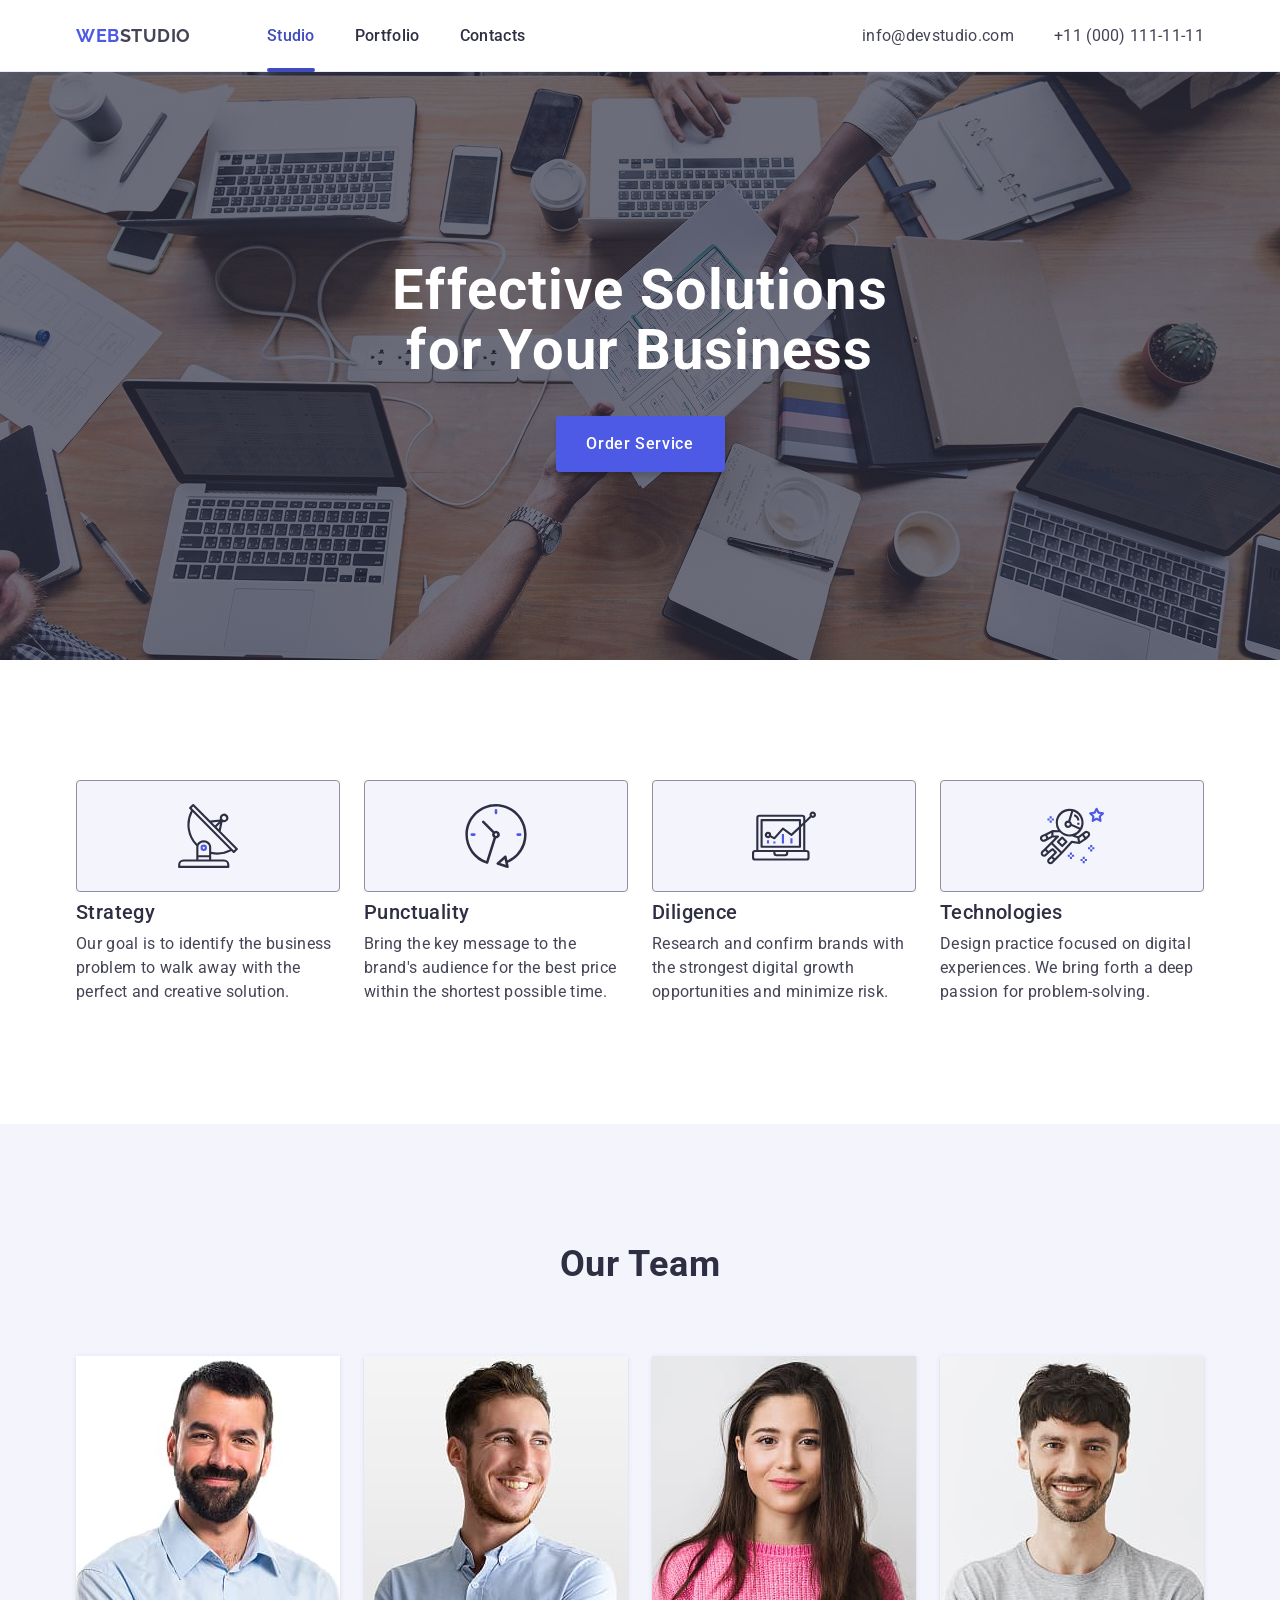
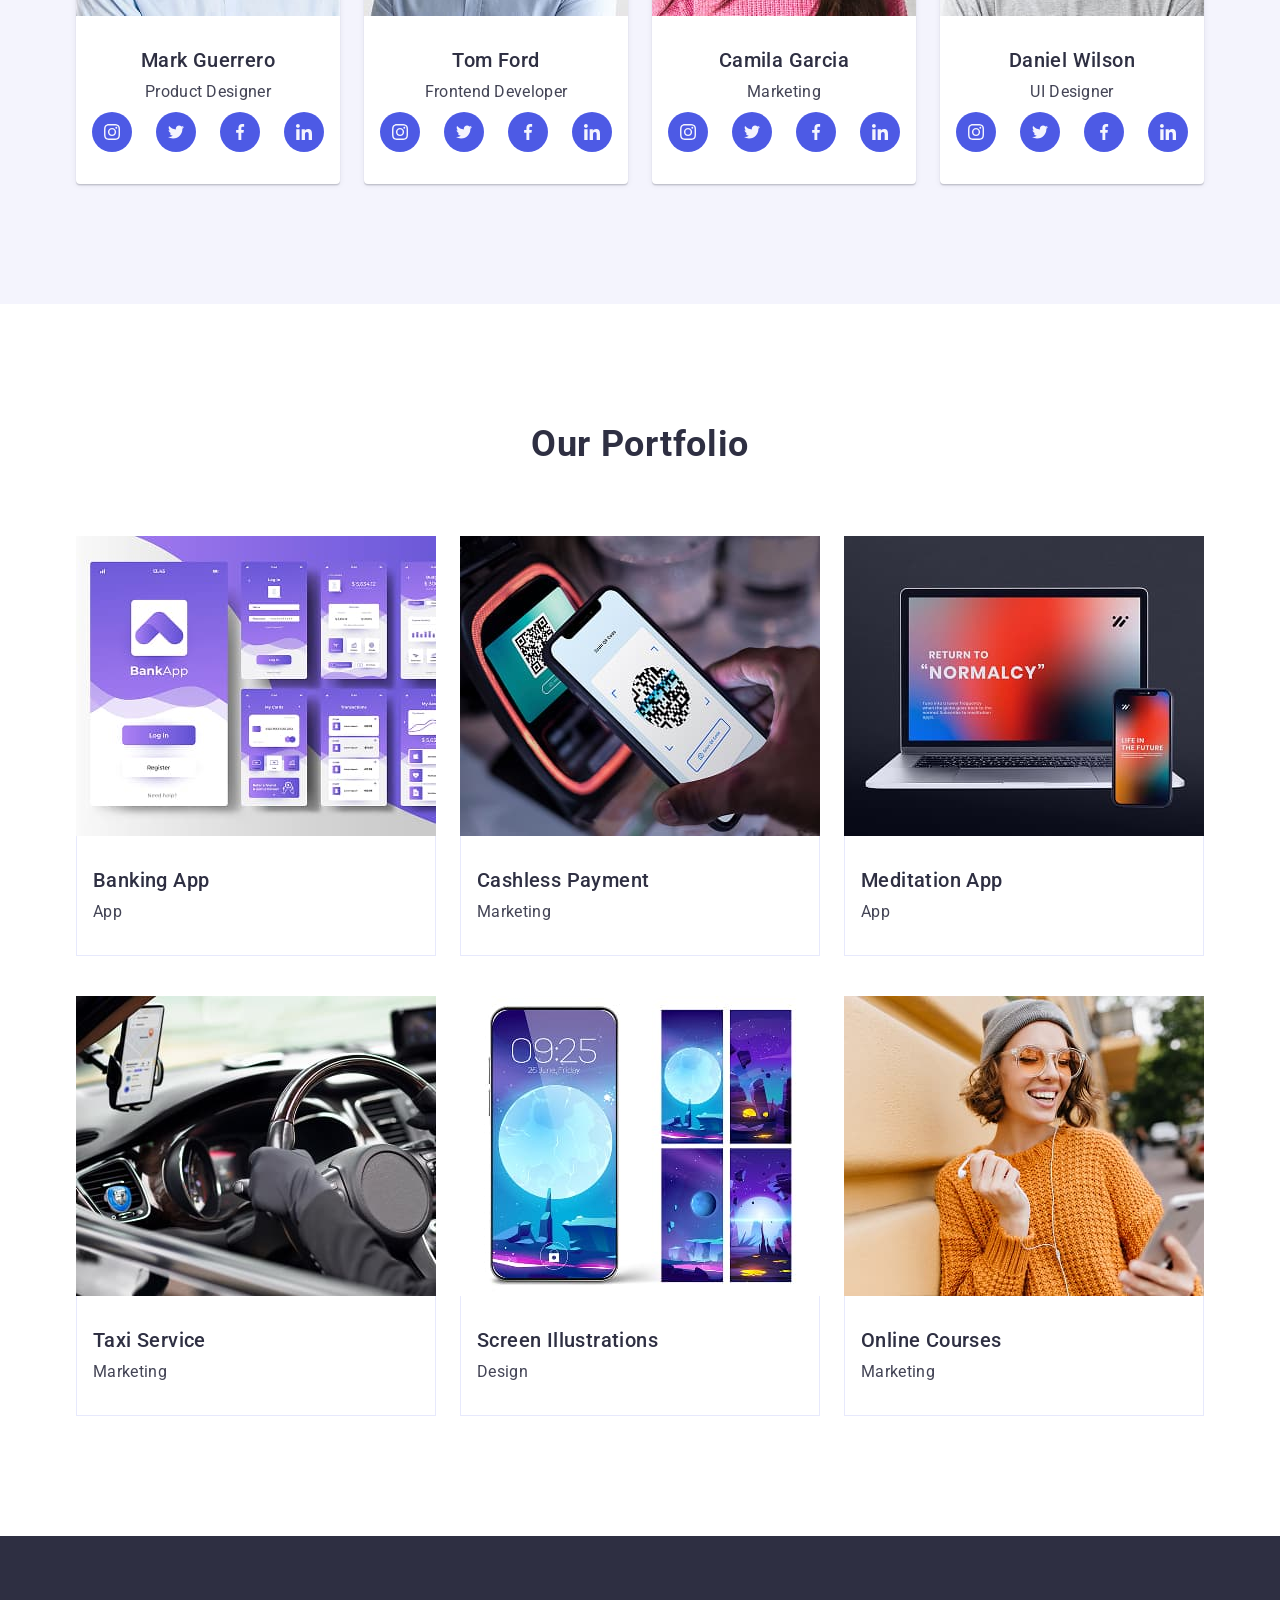
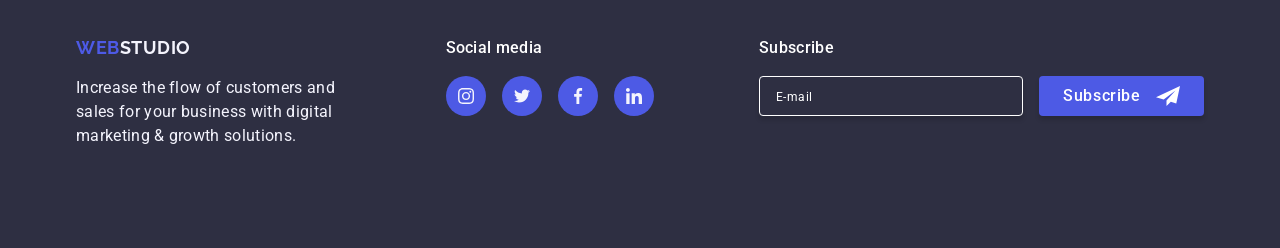
<file: index.html>
<!DOCTYPE html>
<html lang="en">
  <head>
    <meta charset="UTF-8" />
    <meta name="viewport" content="width=device-width, initial-scale=1.0" />
    <link
      rel="stylesheet"
      href="https://cdnjs.cloudflare.com/ajax/libs/modern-normalize/3.0.1/modern-normalize.min.css"
    />
    <link rel="preconnect" href="https://fonts.googleapis.com" />
    <link rel="preconnect" href="https://fonts.gstatic.com" crossorigin />
    <link
      href="https://fonts.googleapis.com/css2?family=Raleway:wght@700&family=Roboto:ital,wght@0,400;0,500;0,700;0,900;1,100&display=swap"
      rel="stylesheet"
    />
    <link rel="stylesheet" href="./css/styles.css" />
    <title>WebStudio</title>
  </head>
  <body>
    <header>
      <div class="container header">
        <nav class="navigation">
          <a href="#" class="logo-link"
            >web<span class="logo-studio">studio</span></a
          >
          <ul class="navigation-list">
            <li class="navigation-item">
              <a href="#" class="navigation-link active">Studio</a>
            </li>
            <li class="navigation-item">
              <a href="#" class="navigation-link point">Portfolio</a>
            </li>
            <li class="navigation-item">
              <a href="test.html" class="navigation-link point">Contacts</a>
            </li>
          </ul>
          <svg class="burger" width="24px" height="24px">
            <use href="./svg/icons.svg#burger"></use>
          </svg>
        </nav>
        <address class="contacts">
          <ul class="contacts-list">
            <li class="contacts-item">
              <a href="mailto:info@devstudio.com" class="contacts-link"
                >info@devstudio.com</a
              >
            </li>
            <li class="contacts-item">
              <a href="tel:+11 (000) 111-11-11" class="contacts-link"
                >+11 (000) 111-11-11</a
              >
            </li>
          </ul>
        </address>
      </div>
    </header>
    <main>
      <section class="section section-hero">
        <div class="container container-hero">
          <h1 class="hero-title">Effective Solutions for Your Business</h1>
          <button type="submit" class="main-button">Order Service</button>
        </div>
      </section>
      <section class="section">
        <div class="container">
          <h2 class="features-title">Our features</h2>
          <ul class="features-list">
            <li class="features-item">
              <div class="features-icon-wrapper">
                <svg class="features-icon" width="64" height="64">
                  <use href="./svg/icons.svg#antenna"></use>
                </svg>
              </div>
              <h3 class="feature-subtitle">Strategy</h3>
              <p class="feature-description">
                Our goal is to identify the business problem to walk away with
                the perfect and creative solution.
              </p>
            </li>
            <li class="features-item">
              <div class="features-icon-wrapper">
                <svg class="features-icon" width="64" height="64">
                  <use href="./svg/icons.svg#clock"></use>
                </svg>
              </div>
              <h3 class="feature-subtitle">Punctuality</h3>
              <p class="feature-description">
                Bring the key message to the brand's audience for the best price
                within the shortest possible time.
              </p>
            </li>
            <li class="features-item">
              <div class="features-icon-wrapper">
                <svg class="features-icon" width="64" height="64">
                  <use href="./svg/icons.svg#diagram"></use>
                </svg>
              </div>
              <h3 class="feature-subtitle">Diligence</h3>
              <p class="feature-description">
                Research and confirm brands with the strongest digital growth
                opportunities and minimize risk.
              </p>
            </li>
            <li class="features-item">
              <div class="features-icon-wrapper">
                <svg class="features-icon" width="64" height="64">
                  <use href="./svg/icons.svg#astronaut"></use>
                </svg>
              </div>
              <h3 class="feature-subtitle">Technologies</h3>
              <p class="feature-description">
                Design practice focused on digital experiences. We bring forth a
                deep passion for problem-solving.
              </p>
            </li>
          </ul>
        </div>
      </section>
      <section class="section employee">
        <div class="container container-employee">
          <h2 class="employee-title">Our Team</h2>
          <ul class="employee-list">
            <li class="employee-item">
              <img
                srcset="
                  ./images/employees/employee-1.jpg    1x,
                  ./images/employees/employee-1@2x.jpg 2x
                "
                src="./images/employees/employee-1.jpg"
                alt="A man with a beard, wearing a light blue shirt, smiling at the camera."
                width="264px"
              />
              <div class="employee-wrapper">
                <h3 class="employee-full-name">Mark Guerrero</h3>
                <p class="employee-position">Product Designer</p>
                <ul class="social-media-list">
                  <li class="social-media-item">
                    <a href="" class="social-media-link">
                      <svg class="social-media-icon" width="16px" height="16px">
                        <use href="./svg/icons.svg#instagram"></use>
                      </svg>
                    </a>
                  </li>
                  <li class="social-media-item">
                    <a href="" class="social-media-link">
                      <svg class="social-media-icon" width="16px" height="16px">
                        <use href="./svg/icons.svg#twitter"></use>
                      </svg>
                    </a>
                  </li>
                  <li class="social-media-item">
                    <a href="" class="social-media-link">
                      <svg class="social-media-icon" width="16px" height="16px">
                        <use href="./svg/icons.svg#facebook"></use>
                      </svg>
                    </a>
                  </li>
                  <li class="social-media-item">
                    <a href="" class="social-media-link">
                      <svg class="social-media-icon" width="16px" height="16px">
                        <use href="./svg/icons.svg#linkedin"></use>
                      </svg>
                    </a>
                  </li>
                </ul>
              </div>
            </li>
            <li class="employee-item">
              <img
                srcset="
                  ./images/employees/employee-2.jpg    1x,
                  ./images/employees/employee-2@2x.jpg 2x
                "
                src="./images/employees/employee-2.jpg"
                alt="Another man with short hair, also in a light blue shirt, looking to his left with a cheerful smile."
                width="264px"
              />
              <div class="employee-wrapper">
                <h3 class="employee-full-name">Tom Ford</h3>
                <p class="employee-position">Frontend Developer</p>
                <ul class="social-media-list">
                  <li class="social-media-item">
                    <a href="" class="social-media-link">
                      <svg class="social-media-icon" width="16px" height="16px">
                        <use href="./svg/icons.svg#instagram"></use>
                      </svg>
                    </a>
                  </li>
                  <li class="social-media-item">
                    <a href="" class="social-media-link">
                      <svg class="social-media-icon" width="16px" height="16px">
                        <use href="./svg/icons.svg#twitter"></use>
                      </svg>
                    </a>
                  </li>
                  <li class="social-media-item">
                    <a href="" class="social-media-link">
                      <svg class="social-media-icon" width="16px" height="16px">
                        <use href="./svg/icons.svg#facebook"></use>
                      </svg>
                    </a>
                  </li>
                  <li class="social-media-item">
                    <a href="" class="social-media-link">
                      <svg class="social-media-icon" width="16px" height="16px">
                        <use href="./svg/icons.svg#linkedin"></use>
                      </svg>
                    </a>
                  </li>
                </ul>
              </div>
            </li>
            <li class="employee-item">
              <img
                srcset="
                  ./images/employees/employee-3.jpg    1x,
                  ./images/employees/employee-3@2x.jpg 2x
                "
                src="./images/employees/employee-3.jpg"
                alt="A woman with long dark hair, wearing a pink sweater, facing the camera with a gentle smile."
                width="264px"
              />
              <div class="employee-wrapper">
                <h3 class="employee-full-name">Camila Garcia</h3>
                <p class="employee-position">Marketing</p>
                <ul class="social-media-list">
                  <li class="social-media-item">
                    <a href="" class="social-media-link">
                      <svg class="social-media-icon" width="16px" height="16px">
                        <use href="./svg/icons.svg#instagram"></use>
                      </svg>
                    </a>
                  </li>
                  <li class="social-media-item">
                    <a href="" class="social-media-link">
                      <svg class="social-media-icon" width="16px" height="16px">
                        <use href="./svg/icons.svg#twitter"></use>
                      </svg>
                    </a>
                  </li>
                  <li class="social-media-item">
                    <a href="" class="social-media-link">
                      <svg class="social-media-icon" width="16px" height="16px">
                        <use href="./svg/icons.svg#facebook"></use>
                      </svg>
                    </a>
                  </li>
                  <li class="social-media-item">
                    <a href="" class="social-media-link">
                      <svg class="social-media-icon" width="16px" height="16px">
                        <use href="./svg/icons.svg#linkedin"></use>
                      </svg>
                    </a>
                  </li>
                </ul>
              </div>
            </li>
            <li class="employee-item">
              <img
                srcset="
                  ./images/employees/employee-4.jpg    1x,
                  ./images/employees/employee-4@2x.jpg 2x
                "
                src="./images/employees/employee-4.jpg"
                alt="A smiling man with short, dark hair and a beard, wearing a gray t-shirt."
                width="264px"
              />
              <div class="employee-wrapper">
                <h3 class="employee-full-name">Daniel Wilson</h3>
                <p class="employee-position">UI Designer</p>
                <ul class="social-media-list">
                  <li class="social-media-item">
                    <a href="" class="social-media-link">
                      <svg class="social-media-icon" width="16px" height="16px">
                        <use href="./svg/icons.svg#instagram"></use>
                      </svg>
                    </a>
                  </li>
                  <li class="social-media-item">
                    <a href="" class="social-media-link">
                      <svg class="social-media-icon" width="16px" height="16px">
                        <use href="./svg/icons.svg#twitter"></use>
                      </svg>
                    </a>
                  </li>
                  <li class="social-media-item">
                    <a href="" class="social-media-link">
                      <svg class="social-media-icon" width="16px" height="16px">
                        <use href="./svg/icons.svg#facebook"></use>
                      </svg>
                    </a>
                  </li>
                  <li class="social-media-item">
                    <a href="" class="social-media-link">
                      <svg class="social-media-icon" width="16px" height="16px">
                        <use href="./svg/icons.svg#linkedin"></use>
                      </svg>
                    </a>
                  </li>
                </ul>
              </div>
            </li>
          </ul>
        </div>
      </section>
      <section class="section">
        <div class="container portfolio">
          <h2 class="portfolio-title">Our Portfolio</h2>
          <ul class="portfolio-list">
            <li class="portfolio-item">
              <div class="portfolio-wrapper">
                <picture>
                  <source
                    srcset="
                      ./images/portfolio/banking-app-288.jpg    1x,
                      ./images/portfolio/banking-app-288@2x.jpg 2x
                    "
                    width="288"
                    media="(min-width: 320px) and (max-width: 767px)"
                  />
                  <source
                    srcset="
                      ./images/portfolio/banking-app-356.jpg    1x,
                      ./images/portfolio/banking-app-356@2x.jpg 2x
                    "
                    width="356"
                    media="(min-width: 768px) and (max-width: 1158px)"
                  />
                  <source
                    srcset="
                      ./images/portfolio/banking-app-360.jpg    1x,
                      ./images/portfolio/banking-app-360@2x.jpg 2x
                    "
                    width="360"
                    media="(min-width: 1158px)"
                  />
                  <img
                    src="./images/portfolio/banking-app-288.jpg"
                    alt="A mobile banking app interface with a purple and white color scheme, featuring login and registration screens as well as various financial management features."
                  />
                </picture>
                <p class="portfolio-slide"></p>
              </div>
              <div class="portfolio-info">
                <h3 class="portfolio-subtitle">Banking App</h3>
                <p class="portfolio-description">App</p>
              </div>
            </li>
            <li class="portfolio-item">
              <div class="portfolio-wrapper">
                <picture>
                  <source
                    srcset="
                      ./images/portfolio/cashless-payment-288.jpg    1x,
                      ./images/portfolio/cashless-payment-288@2x.jpg 2x
                    "
                    width="288px"
                    media="(min-width: 320px) and (max-width: 767px)"
                  />
                  <source
                    srcset="
                      ./images/portfolio/cashless-payment-356.jpg    1x,
                      ./images/portfolio/cashless-payment-356@2x.jpg 2x
                    "
                    width="356px"
                    media="(min-width: 768px) and (max-width: 1158px)"
                  />
                  <source
                    srcset="
                      ./images/portfolio/cashless-payment-360.jpg    1x,
                      ./images/portfolio/cashless-payment-360@2x.jpg 2x
                    "
                    width="360px"
                    media="(min-width: 1158px)"
                  />
                  <img
                    src="./images/portfolio/cashless-payment-288.jpg"
                    alt="A person making a cashless payment using a smartphone to scan a QR code on a payment terminal."
                  />
                </picture>
                <p class="portfolio-slide">
                  14 Stylish and User-Friendly App Design Concepts · Task
                  Manager App · Calorie Tracker App · Exotic Fruit Ecommerce App
                  · Cloud Storage App
                </p>
              </div>
              <div class="portfolio-info">
                <h3 class="portfolio-subtitle">Cashless Payment</h3>
                <p class="portfolio-description">Marketing</p>
              </div>
            </li>
            <li class="portfolio-item">
              <div class="portfolio-wrapper">
                <picture>
                  <source
                    srcset="
                      ./images/portfolio/meditation-app-288.jpg    1x,
                      ./images/portfolio/meditation-app-288@2x.jpg 2x
                    "
                    width="288"
                    media="(min-width: 320px) and (max-width: 767px)"
                  />
                  <source
                    srcset="
                      ./images/portfolio/meditation-app-356.jpg    1x,
                      ./images/portfolio/meditation-app-356@2x.jpg 2x
                    "
                    width="356px"
                    media="(min-width: 768px) and (max-width: 1158px)"
                  />
                  <source
                    srcset="
                      ./images/portfolio/meditation-app-360.jpg    1x,
                      ./images/portfolio/meditation-app-360@2x.jpg 2x
                    "
                    width="360px"
                    media="(min-width: 1158px)"
                  />
                  <img
                    src="./images/portfolio/meditation-app-288.jpg"
                    alt="A laptop screen displaying text that reads 'RETURN TO 'NORMALCY'' with a blurred gradient background."
                  />
                </picture>
                <p class="portfolio-slide"></p>
              </div>
              <div class="portfolio-info">
                <h3 class="portfolio-subtitle">Meditation App</h3>
                <p class="portfolio-description">App</p>
              </div>
            </li>
            <li class="portfolio-item">
              <div class="portfolio-wrapper">
                <picture>
                  <source
                    srcset="
                      ./images/portfolio/taxi-service-288.jpg    1x,
                      ./images/portfolio/taxi-service-288@2x.jpg 2x
                    "
                    width="288px"
                    media="(min-width: 320px) and (max-width: 767px)"
                  />
                  <source
                    srcset="
                      ./images/portfolio/taxi-service-356.jpg    1x,
                      ./images/portfolio/taxi-service-356@2x.jpg 2x
                    "
                    width="356px"
                    media="(min-width: 768px) and (max-width: 1158px)"
                  />
                  <source
                    srcset="
                      ./images/portfolio/taxi-service-360.jpg    1x,
                      ./images/portfolio/taxi-service-360@2x.jpg 2x
                    "
                    width="360px"
                    media="(min-width: 1158px)"
                  />
                  <img
                    src="./images/portfolio/taxi-service-288.jpg"
                    alt="A person is driving a car while wearing gloves. A smartphone is mounted on the dashboard, possibly displaying navigation or a ride-sharing app."
                  />
                </picture>
                <p class="portfolio-slide"></p>
              </div>
              <div class="portfolio-info">
                <h3 class="portfolio-subtitle">Taxi Service</h3>
                <p class="portfolio-description">Marketing</p>
              </div>
            </li>
            <li class="portfolio-item">
              <div class="portfolio-wrapper">
                <picture>
                  <source
                    srcset="
                      ./images/portfolio/screen-illustrations-288.jpg    1x,
                      ./images/portfolio/screen-illustrations-288@2x.jpg 2x
                    "
                    width="288px"
                    media="(min-width: 320px) and (max-width: 767px)"
                  />
                  <source
                    srcset="
                      ./images/portfolio/screen-illustrations-356.jpg    1x,
                      ./images/portfolio/screen-illustrations-356@2x.jpg 2x
                    "
                    width="356px"
                    media="(min-width: 768px) and (max-width: 1158px)"
                  />
                  <source
                    srcset="
                      ./images/portfolio/screen-illustrations-360.jpg    1x,
                      ./images/portfolio/screen-illustrations-360@2x.jpg 2x
                    "
                    width="360px"
                    media="(min-width: 1158px)"
                  />
                  <img
                    src="./images/portfolio/screen-illustrations-288.jpg"
                    alt="A modern smartphone with a stylish, futuristic wallpaper featuring a glowing moon and sci-fi landscape. Several alternate variations of the wallpaper are shown on the side."
                  />
                </picture>
                <p class="portfolio-slide"></p>
              </div>
              <div class="portfolio-info">
                <h3 class="portfolio-subtitle">Screen Illustrations</h3>
                <p class="portfolio-description">Design</p>
              </div>
            </li>
            <li class="portfolio-item">
              <div class="portfolio-wrapper">
                <picture>
                  <source
                    srcset="
                      ./images/portfolio/online-courses-288.jpg    1x,
                      ./images/portfolio/online-courses-288@2x.jpg 2x
                    "
                    width="288px"
                    media="(min-width: 320px) and (max-width: 767px)"
                  />
                  <source
                    srcset="
                      ./images/portfolio/online-courses-356.jpg    1x,
                      ./images/portfolio/online-courses-356@2x.jpg 2x
                    "
                    width="356px"
                    media="(min-width: 768px) and (max-width: 1158px)"
                  />
                  <source
                    srcset="
                      ./images/portfolio/online-courses-360.jpg    1x,
                      ./images/portfolio/online-courses-360@2x.jpg 2x
                    "
                    width="360px"
                    media="(min-width: 1158px)"
                  />
                  <img
                    src="./images/portfolio/online-courses-288.jpg"
                    alt="A young woman wearing a beanie and round glasses is smiling while listening to music or a podcast using wired earphones. She is dressed in a cozy sweater and appears to be outdoors in an urban setting."
                  />
                </picture>
                <p class="portfolio-slide"></p>
              </div>
              <div class="portfolio-info">
                <h3 class="portfolio-subtitle">Online Courses</h3>
                <p class="portfolio-description">Marketing</p>
              </div>
            </li>
          </ul>
        </div>
      </section>
    </main>
    <footer class="footer">
      <div class="container container-footer">
        <div class="logo-footer">
          <a href="#" class="logo-link logo-link-footer"
            >web<span class="logo-studio logo-studio-footer">studio</span></a
          >
          <p class="footer-description">
            Increase the flow of customers and sales for your business with
            digital marketing & growth solutions.
          </p>
        </div>
        <div class="social-media-footer">
          <h2 class="social-media-footer-title">Social media</h2>
          <ul class="social-media-list social-media-list-footer">
            <li class="social-media-item">
              <a href="" class="social-media-link">
                <svg class="social-media-icon" width="16px" height="16px">
                  <use href="./svg/icons.svg#instagram"></use>
                </svg>
              </a>
            </li>
            <li class="social-media-item">
              <a href="" class="social-media-link">
                <svg class="social-media-icon" width="16px" height="16px">
                  <use href="./svg/icons.svg#twitter"></use>
                </svg>
              </a>
            </li>
            <li class="social-media-item">
              <a href="" class="social-media-link">
                <svg class="social-media-icon" width="16px" height="16px">
                  <use href="./svg/icons.svg#facebook"></use>
                </svg>
              </a>
            </li>
            <li class="social-media-item">
              <a href="" class="social-media-link">
                <svg class="social-media-icon" width="16px" height="16px">
                  <use href="./svg/icons.svg#linkedin"></use>
                </svg>
              </a>
            </li>
          </ul>
        </div>
        <div class="subscribe">
          <form class="subscribe-form" action="">
            <label class="subscribe-label" for="subscribe">Subscribe</label>
            <div class="subscribe-wrapper">
              <input
                class="subscripe-input"
                type="email"
                id="subscribe"
                placeholder="E-mail"
              />
              <button
                type="submit"
                class="main-button main-button-subscription"
              >
                Subscribe
                <svg class="subscribe-icon" width="24px" height="24px">
                  <use href="./svg/icons.svg#telegram"></use>
                </svg>
              </button>
            </div>
          </form>
        </div>
      </div>
    </footer>
    <!-- put modal is-open in modal -->
    <div class="backdrop">
      <div class="modal">
        <button class="button-close" type="button">
          <svg class="icon-close" width="8px" height="8px">
            <use href="./svg/icons.svg#close"></use>
          </svg>
        </button>
        <h2 class="modal-title">
          Leave your contacts and we will call you back
        </h2>
        <form class="modal-form">
          <label class="modal-label"
            >Name
            <div class="modal-input-wrapper">
              <input
                class="modal-input"
                type="text"
                name="username"
                autofocus
              />
              <svg class="modal-icon" width="18px" height="24px">
                <use href="./svg/icons.svg#person"></use>
              </svg>
            </div>
          </label>
          <label class="modal-label"
            >Phone
            <div class="modal-input-wrapper">
              <input class="modal-input" type="tel" name="phone" />
              <svg class="modal-icon" width="18px" height="24px">
                <use href="./svg/icons.svg#phone"></use>
              </svg>
            </div>
          </label>
          <label class="modal-label"
            >Email
            <div class="modal-input-wrapper">
              <input class="modal-input" type="email" name="email" />
              <svg class="modal-icon" width="18px" height="24px">
                <use href="./svg/icons.svg#email"></use>
              </svg>
            </div>
          </label>
          <label class="modal-label"
            >Comment
            <textarea
              class="modal-comment"
              type="text"
              name="comment"
              placeholder="Text input"
            ></textarea>
          </label>
          <input type="checkbox" class="modal-checkbox" id="privacy-policy" />
          <label for="privacy-policy" class="modal-label-checkbox"
            >I accept the terms and conditions of the
            <a href="" class="privacy-policy">Privacy Policy</a>
          </label>
          <div class="modal-button">
            <button type="submit" class="main-button">Send</button>
          </div>
        </form>
      </div>
    </div>
    <div class="mobile-menu-backdrop">
      <div class="mobile-menu">
        <button class="button-close" type="button">
          <svg class="icon-close" width="8px" height="8px">
            <use href="./svg/icons.svg#close"></use>
          </svg>
        </button>
        <ul class="navigation-list-mobile">
          <li class="navigation-item-mobile">
            <div class="navigation-mobile-wrapper">
              <a href="#" class="navigation-link-mobile active point">Studio</a>
            </div>
          </li>
          <li class="navigation-item-mobile">
            <div class="navigation-mobile-wrapper">
              <a href="#" class="navigation-link-mobile point">Portfolio</a>
            </div>
          </li>
          <li class="navigation-item-mobile">
            <div class="navigation-mobile-wrapper">
              <a href="test.html" class="navigation-link-mobile point"
                >Contacts</a
              >
            </div>
          </li>
        </ul>
        <div class="mobile-menu-info-wrapper">
          <address class="contacts-mobile">
            <ul class="contacts-list-mobile">
              <li class="contacts-item-mobile">
                <a href="mailto:info@devstudio.com" class="contacts-link-mobile"
                  >info@devstudio.com</a
                >
              </li>
              <li class="contacts-item-mobile">
                <a href="tel:+11 (000) 111-11-11" class="contacts-link-mobile"
                  >+11 (000) 111-11-11</a
                >
              </li>
            </ul>
          </address>
          <ul class="social-media-list social-media-list-mobile">
            <li class="social-media-item">
              <a href="" class="social-media-link">
                <svg class="social-media-icon" width="16px" height="16px">
                  <use href="./svg/icons.svg#instagram"></use>
                </svg>
              </a>
            </li>
            <li class="social-media-item">
              <a href="" class="social-media-link">
                <svg class="social-media-icon" width="16px" height="16px">
                  <use href="./svg/icons.svg#twitter"></use>
                </svg>
              </a>
            </li>
            <li class="social-media-item">
              <a href="" class="social-media-link">
                <svg class="social-media-icon" width="16px" height="16px">
                  <use href="./svg/icons.svg#facebook"></use>
                </svg>
              </a>
            </li>
            <li class="social-media-item">
              <a href="" class="social-media-link">
                <svg class="social-media-icon" width="16px" height="16px">
                  <use href="./svg/icons.svg#linkedin"></use>
                </svg>
              </a>
            </li>
          </ul>
        </div>
      </div>
    </div>
  </body>
</html>
</file>
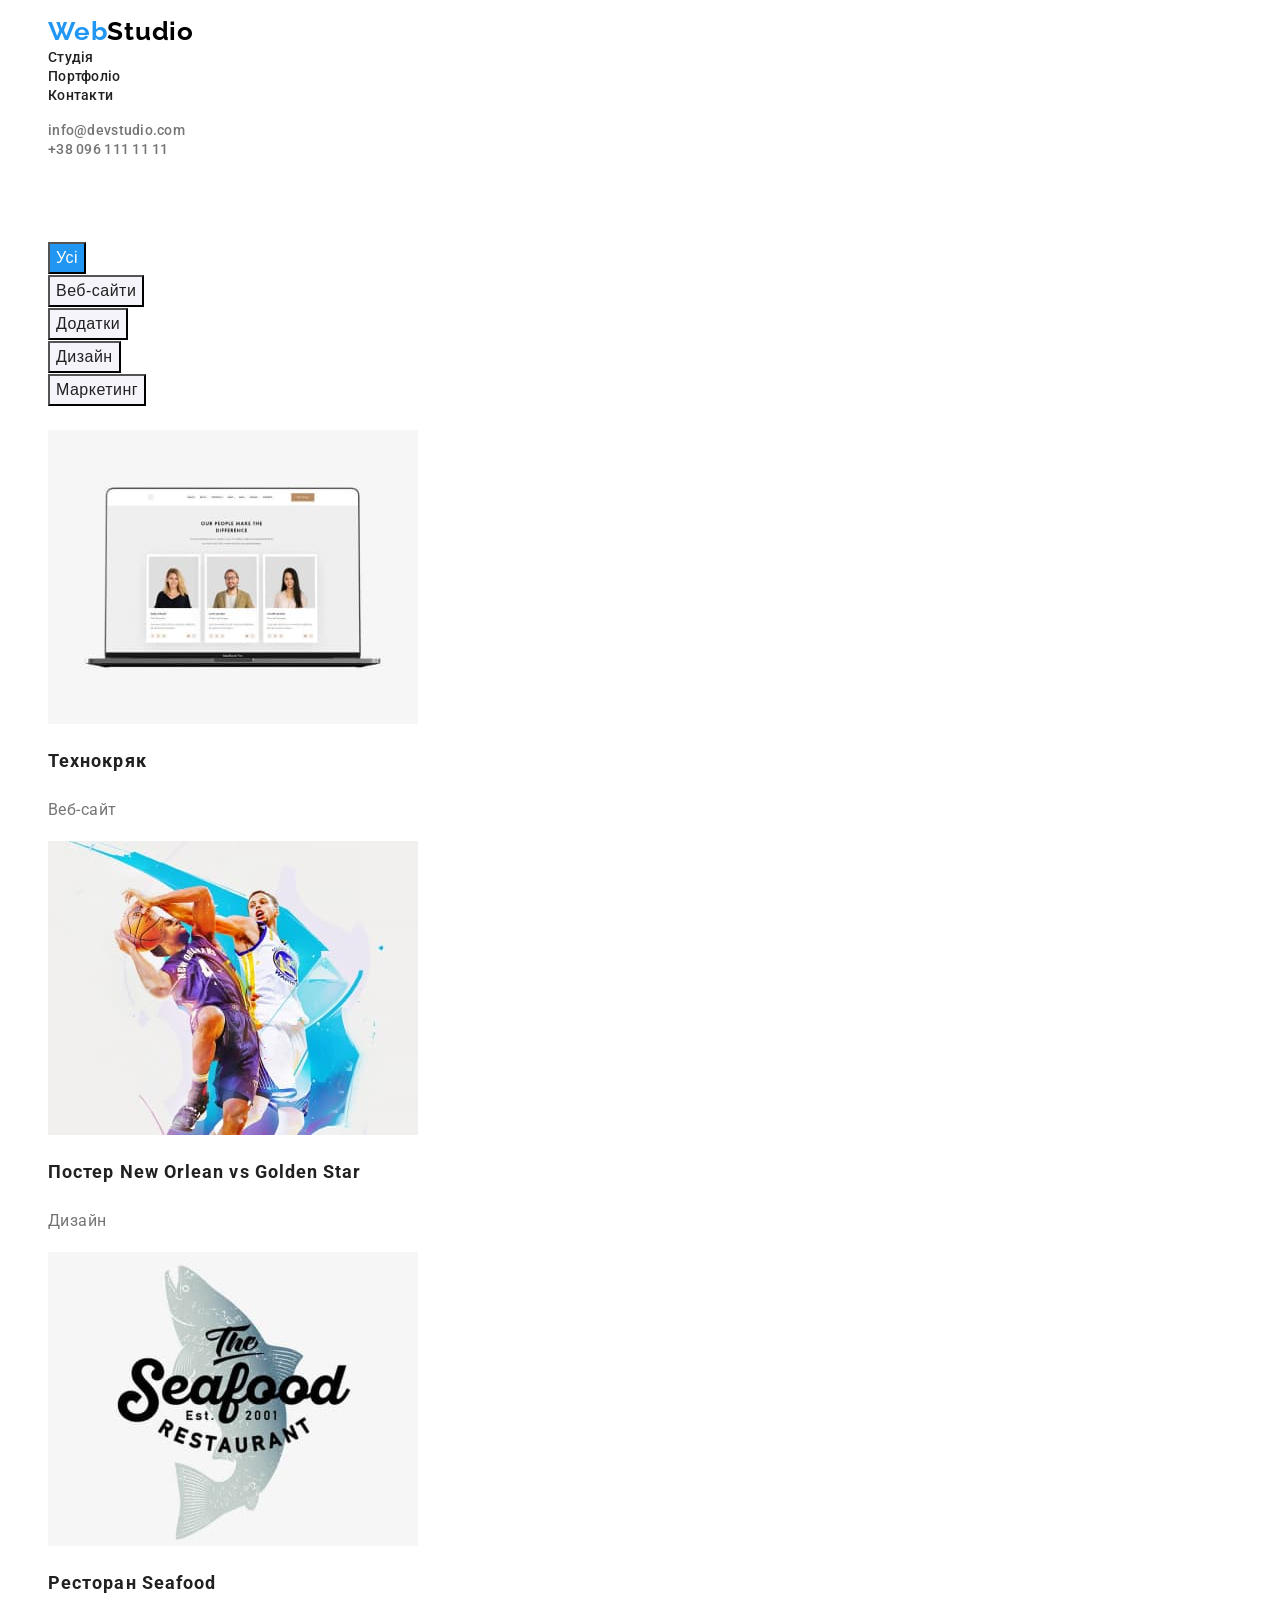
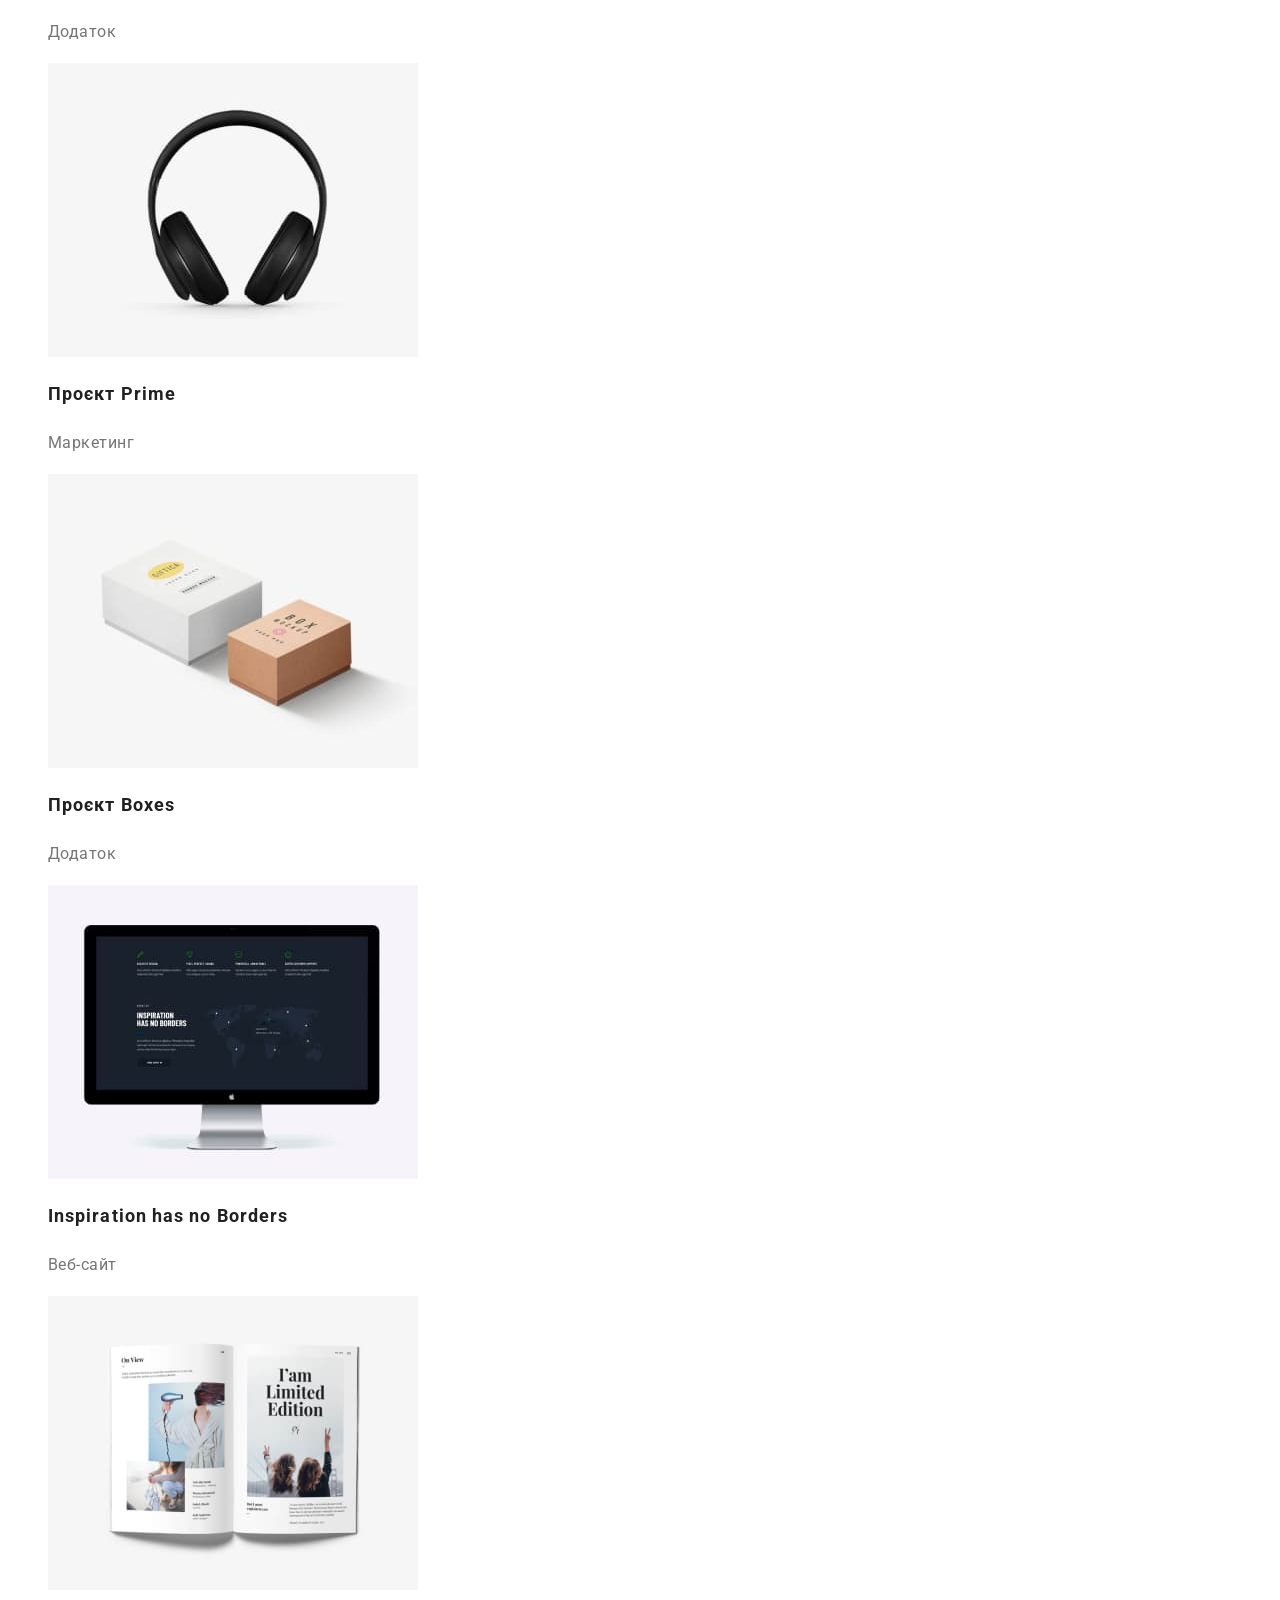
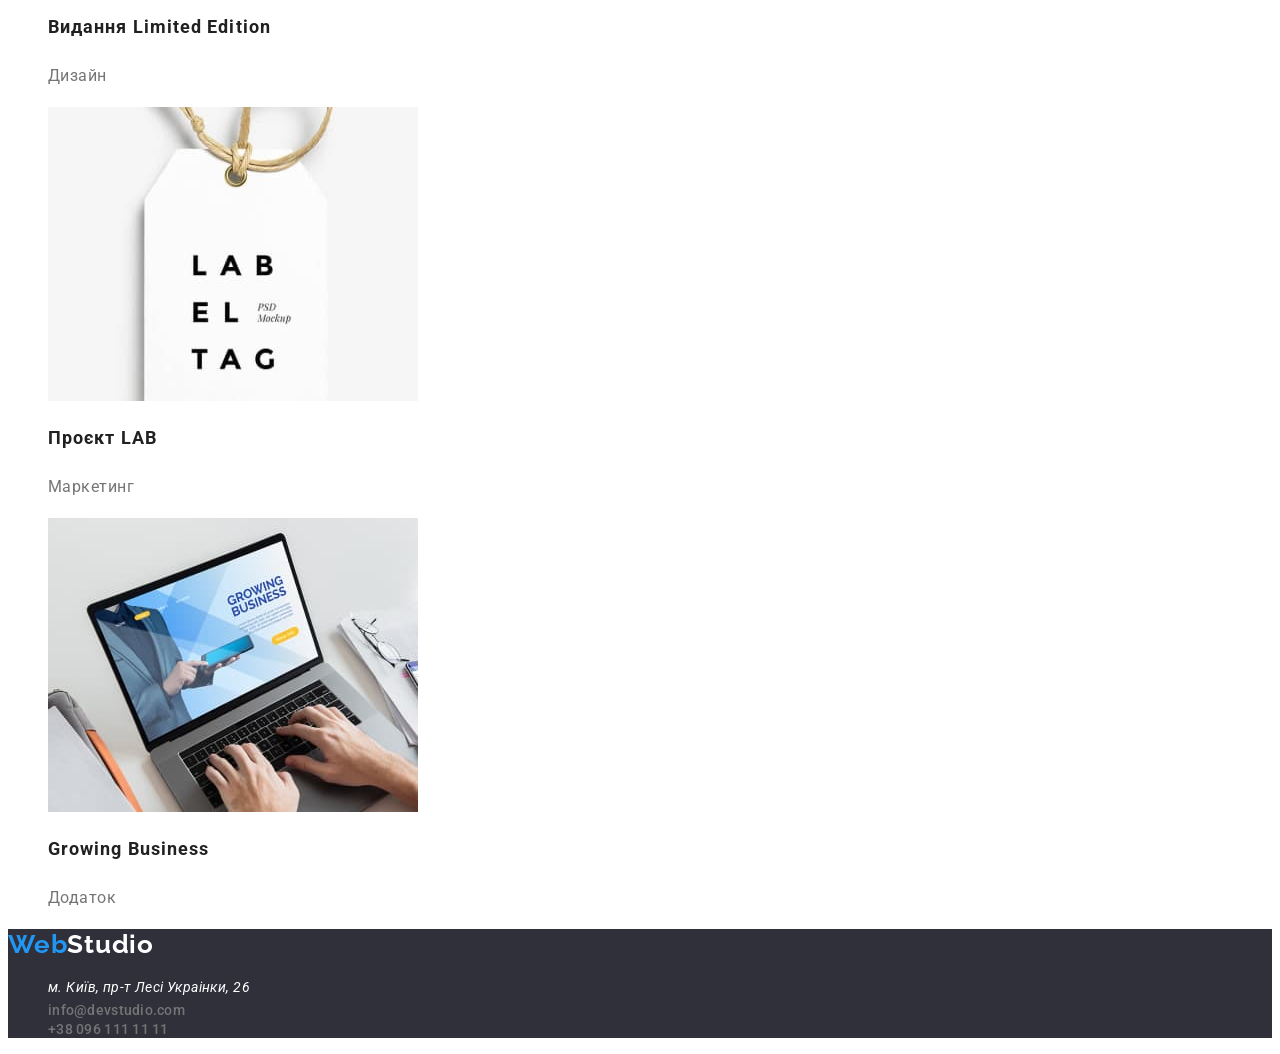
<file: portfolio.html>
<!DOCTYPE html>
<html lang="uk">
  <head>
    <meta charset="UTF-8" />
    <meta http-equiv="X-UA-Compatible" content="IE=edge" />
    <meta name="viewport" content="width=device-width, initial-scale=1.0" />
    <link rel="stylesheet" href="./CSS/portfolio.css" />
    <link rel="preconnect" href="https://fonts.googleapis.com" />
    <link rel="preconnect" href="https://fonts.gstatic.com" crossorigin />
    <link
      href="https://fonts.googleapis.com/css2?family=Raleway:wght@700&family=Roboto:wght@400;500;700;900&display=swap"
      rel="stylesheet"
    />
    <title>Portfolio</title>
  </head>
  <body>
    <header>
      <nav>
        <ul>
          <li>
            <a href="/" class="logo-header"><span class="logo">Web</span>Studio</a>
          </li>
          <li><a href="" class="link-header">Студія</a></li>
          <li><a href="" class="link-header">Портфоліо</a></li>
          <li><a href="" class="link-header">Контакти</a></li>
        </ul>
      </nav>
      <ul>
        <li><a href="mailto:info@devstudio.com" class="link-contact">info@devstudio.com</a></li>
        <li><a href="tel:+380961111111" class="link-contact">+38 096 111 11 11</a></li>
      </ul>
    </header>
    <main>
      <h1>наші роботи</h1>
      <h2>
        <ul>
          <li><button type="button" class="buttons-all">Усі</button></li>
          <li><button type="button" class="buttons">Веб-сайти</button></li>
          <li><button type="button" class="buttons">Додатки</button></li>
          <li><button type="button" class="buttons">Дизайн</button></li>
          <li><button type="button" class="buttons">Маркетинг</button></li>
        </ul>
      </h2>
      <section>
        <ul>
          <li>
            <a href="" class="link-main"
              ><img
                src="./images/portfolio/technokryak.jpg"
                alt="Ноутбук з відкритим сайтом"
                width="370px"
              />
              <h2 class="title">Технокряк</h2>
              <p class="subtitle">Веб-сайт</p></a
            >
          </li>
          <li>
            <a href="" class="link-main"
              ><img
                src="./images/portfolio/poster.jpg"
                alt="2 баскетболісти намагаються отримати м'яч"
                width="370px"
              />
              <h2 class="title">Постер New Orlean vs Golden Star</h2>
              <p class="subtitle">Дизайн</p></a
            >
          </li>
          <li>
            <a href="" class="link-main"
              ><img
                src="./images/portfolio/restoran-of-seafood.jpg"
                alt="Риба та назва поверх неї 'морська їжа'"
                width="370px"
              />
              <h2 class="title">Ресторан Seafood</h2>
              <p class="subtitle">Додаток</p></a
            >
          </li>
          <li>
            <a href="" class="link-main"
              ><img
                src="./images/portfolio/project-prime.jpg"
                alt="Чорні навушники на білому фоні"
                width="370px"
              />
              <h2 class="title">Проєкт Prime</h2>
              <p class="subtitle">Маркетинг</p></a
            >
          </li>
          <li>
            <a href="" class="link-main"
              ><img src="./images/portfolio/project-boxes.jpg" alt="Дві коробки" width="370px" />
              <h2 class="title">Проєкт Boxes</h2>
              <p class="subtitle">Додаток</p></a
            >
          </li>
          <li>
            <a href="" class="link-main"
              ><img
                src="./images/portfolio/inspiration-has-no-borders.jpg"
                alt="Екран з відкритим сайтом "
                width="370px"
              />
              <h2 class="title">Inspiration has no Borders</h2>
              <p class="subtitle">Веб-сайт</p></a
            >
          </li>
          <li>
            <a href="" class="link-main"
              ><img
                src="./images/portfolio/limited-edition.jpg"
                alt="Книжка з картинками"
                width="370px"
              />
              <h2 class="title">Видання Limited Edition</h2>
              <p class="subtitle">Дизайн</p></a
            >
          </li>
          <li>
            <a href="" class="link-main"
              ><img
                src="./images/portfolio/project-lab.jpg"
                alt="Біла бірка за надписом LAB"
                width="370px"
              />
              <h2 class="title">Проєкт LAB</h2>
              <p class="subtitle">Маркетинг</p></a
            >
          </li>
          <li>
            <a href="" class="link-main"
              ><img
                src="./images/portfolio/growing-business.jpg"
                alt="Людина тримає ноутбук на ногах і щось шукає на сайті growing-business"
                width="370px"
              />
              <h2 class="title">Growing Business</h2>
              <p class="subtitle">Додаток</p>
            </a>
          </li>
        </ul>
      </section>
    </main>
    <footer>
      <section>
        <a href="/" class="logo-footer"><span class="logo">Web</span>Studio</a>
        <address>
          <ul>
            <li>
              <a
                href="https://goo.gl/maps/CPtrU1FHBa2aNyZL9"
                target="_blank"
                rel="noopener noreferrer nofollow"
                class="link-footer"
                >м. Київ, пр-т Лесі Украінки, 26</a
              >
            </li>
            <li><a href="mailto:info@devstudio.com" class="link-contact">info@devstudio.com</a></li>
            <li><a href="tel:+380961111111" class="link-contact">+38 096 111 11 11</a></li>
          </ul>
        </address>
      </section>
    </footer>
  </body>
</html>
</file>
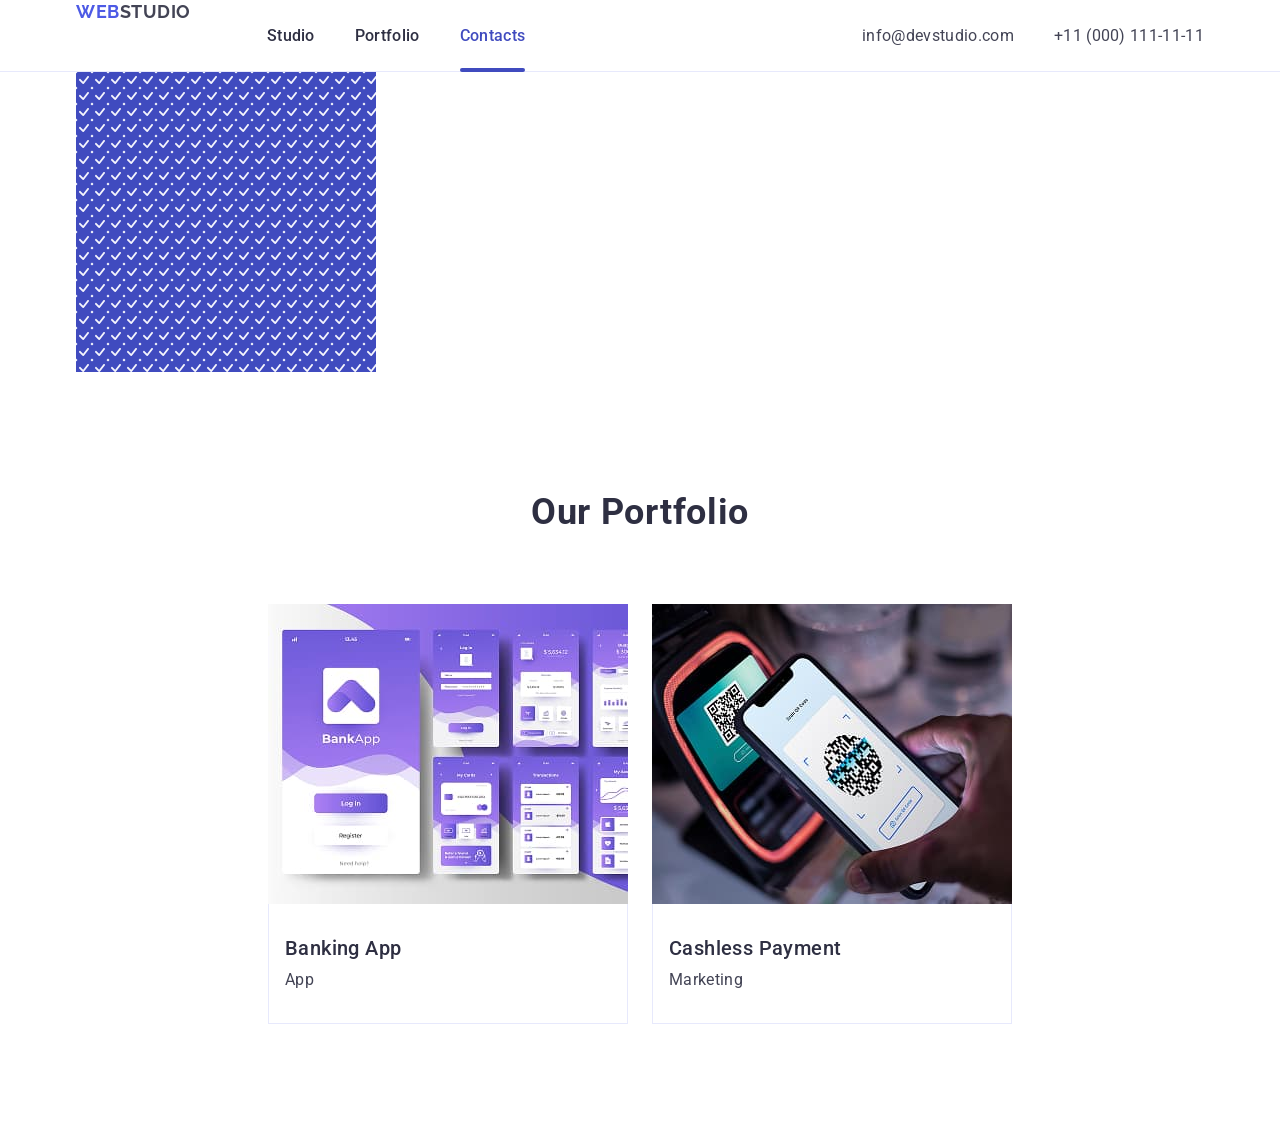
<file: test.html>
<!DOCTYPE html>
<html lang="en">
  <head>
    <meta charset="UTF-8" />
    <meta name="viewport" content="width=device-width, initial-scale=1.0" />
    <link
      rel="stylesheet"
      href="https://cdnjs.cloudflare.com/ajax/libs/modern-normalize/3.0.1/modern-normalize.min.css"
    />
    <link rel="preconnect" href="https://fonts.googleapis.com" />
    <link rel="preconnect" href="https://fonts.gstatic.com" crossorigin />
    <link
      href="https://fonts.googleapis.com/css2?family=Raleway:wght@700&family=Roboto:ital,wght@0,400;0,500;0,700;0,900;1,100&display=swap"
      rel="stylesheet"
    />
    <link rel="stylesheet" href="./css/styles.css" />
    <title>WebStudio</title>
  </head>
  <body>
    <header>
      <div class="container header">
        <nav class="navigation">
          <ul class="navigation-list">
            <li class="logo-item">
              <a href="#" class="logo-link"
                >web<span class="logo-studio">studio</span></a
              >
            </li>
            <li class="navigation-item">
              <a href="index.html" class="navigation-link">Studio</a>
            </li>
            <li class="navigation-item">
              <a href="#" class="navigation-link">Portfolio</a>
            </li>
            <li class="navigation-item">
              <a href="#" class="navigation-link active">Contacts</a>
            </li>
          </ul>
        </nav>
        <address class="contacts">
          <ul class="contacts-list">
            <li class="contacts-item">
              <a href="mailto:info@devstudio.com" class="contacts-link"
                >info@devstudio.com</a
              >
            </li>
            <li class="contacts-item">
              <a href="tel:+11 (000) 111-11-11" class="contacts-link"
                >+11 (000) 111-11-11</a
              >
            </li>
          </ul>
        </address>
      </div>
    </header>
    <main>
      <div class="container">
        <ul class="test-list">
          <!-- <li class="test-item">
            <a href="" class="test-link">
              <h3 class="test-subtitle">Cashless Payment</h3>
              <p class="test-description">Marketing</p>
            </a>
            <svg class="icon-close" width="8px" height="8px">
              <use href="./svg/checkbox.svg"></use>
            </svg>
          </li> -->
          <li class="test-item">
            <a href="" class="test-link"></a>
          </li>
          <!-- <li class="test-item">
            <a href="" class="test-link">
              <svg class="test-icon">
                <use href="./svg/icons.svg#"></use>
              </svg>
            </a>
          </li>
          <li class="test-item">
            <a href="" class="test-link">
              <svg class="test-icon">
                <use href="./svg/icons.svg#"></use>
              </svg>
            </a>
          </li> -->
        </ul>
      </div>
      <section class="section">
        <div class="container portfolio">
          <h2 class="portfolio-title">Our Portfolio</h2>
          <ul class="portfolio-list">
            <li class="portfolio-item">
              <a href="#" class="portfolio-link">
                <div class="portfolio-wrapper">
                  <picture>
                    <source
                      srcset="
                        ./images/portfolio/banking-app-288.jpg    1x,
                        ./images/portfolio/banking-app-288@2x.jpg 2x
                      "
                      width="288"
                      media="(max-width: 767px)"
                    />
                    <source
                      srcset="
                        ./images/portfolio/banking-app-356.jpg    1x,
                        ./images/portfolio/banking-app-356@2x.jpg 2x
                      "
                      width="356"
                      media="(min-width: 768px) and (max-width: 1158px)"
                    />
                    <source
                      srcset="
                        ./images/portfolio/banking-app-360.jpg    1x,
                        ./images/portfolio/banking-app-360@2x.jpg 2x
                      "
                      width="360"
                      media="(min-width: 1158px)"
                    />
                    <img
                      src="./images/portfolio/banking-app-288.jpg"
                      alt="A mobile banking app interface with a purple and white color scheme, featuring login and registration screens as well as various financial management features."
                    />
                  </picture>
                  <p class="portfolio-slide"></p>
                </div>
                <div class="portfolio-info">
                  <h3 class="portfolio-subtitle">Banking App</h3>
                  <p class="portfolio-description">App</p>
                </div>
              </a>
            </li>
            <li class="portfolio-item">
              <a href="#" class="portfolio-link">
                <div class="portfolio-wrapper">
                  <picture>
                    <source
                      srcset="
                        ./images/portfolio/cashless-payment-288.jpg    1x,
                        ./images/portfolio/cashless-payment-288@2x.jpg 2x
                      "
                      width="288"
                      media="(max-width: 767px)"
                    />
                    <source
                      srcset="
                        ./images/portfolio/cashless-payment-356.jpg    1x,
                        ./images/portfolio/cashless-payment-356@2x.jpg 2x
                      "
                      width="356"
                      media="(min-width: 768px) and (max-width: 1158px)"
                    />
                    <source
                      srcset="
                        ./images/portfolio/cashless-payment-360.jpg    1x,
                        ./images/portfolio/cashless-payment-360@2x.jpg 2x
                      "
                      width="360"
                      media="(min-width: 1158px)"
                    />
                    <img
                      src="./images/portfolio/cashless-payment-288.jpg"
                      alt="A person making a cashless payment using a smartphone to scan a QR code on a payment terminal."
                    />
                  </picture>
                  <p class="portfolio-slide">
                    14 Stylish and User-Friendly App Design Concepts · Task
                    Manager App · Calorie Tracker App · Exotic Fruit Ecommerce
                    App · Cloud Storage App
                  </p>
                </div>
                <div class="portfolio-info">
                  <h3 class="portfolio-subtitle">Cashless Payment</h3>
                  <p class="portfolio-description">Marketing</p>
                </div>
              </a>
            </li>
            <!-- <li class="portfolio-item">
              <a href="#" class="portfolio-link">
                <div class="portfolio-wrapper">
                  <picture>
                    <source
                      srcset="
                        ./images/portfolio/meditation-app-288.jpg    1x,
                        ./images/portfolio/meditation-app-288@2x.jpg 2x
                      "
                      width="288"
                      media="(max-width: 767px)"
                    />
                    <source
                      srcset="
                        ./images/portfolio/meditation-app-356.jpg    1x,
                        ./images/portfolio/meditation-app-356@2x.jpg 2x
                      "
                      width="356"
                      media="(min-width: 768px) and (max-width: 1158px)"
                    />
                    <source
                      srcset="
                        ./images/portfolio/meditation-app-360.jpg    1x,
                        ./images/portfolio/meditation-app-360@2x.jpg 2x
                      "
                      width="360"
                      media="(min-width: 1158px)"
                    />
                    <img
                      src="./images/portfolio/meditation-app-288.jpg"
                      alt="A laptop screen displaying text that reads 'RETURN TO 'NORMALCY'' with a blurred gradient background."
                      width="360"
                    />
                  </picture>
                  <p class="portfolio-slide"></p>
                </div>
                <div class="portfolio-info">
                  <h3 class="portfolio-subtitle">Meditation App</h3>
                  <p class="portfolio-description">App</p>
                </div>
              </a>
            </li>
            <li class="portfolio-item">
              <a href="#" class="portfolio-link">
                <div class="portfolio-wrapper">
                  <picture>
                    <source
                      srcset="
                        ./images/portfolio/taxi-service-288.jpg    1x,
                        ./images/portfolio/taxi-service-288@2x.jpg 2x
                      "
                      width="288"
                      media="(max-width: 767px)"
                    />
                    <source
                      srcset="
                        ./images/portfolio/taxi-service-356.jpg    1x,
                        ./images/portfolio/taxi-service-356@2x.jpg 2x
                      "
                      width="356"
                      media="(min-width: 768px) and (max-width: 1158px)"
                    />
                    <source
                      srcset="
                        ./images/portfolio/taxi-service-360.jpg    1x,
                        ./images/portfolio/taxi-service-360@2x.jpg 2x
                      "
                      width="360"
                      media="(min-width: 1158px)"
                    />
                    <img
                      src="./images/portfolio/taxi-service-288.jpg"
                      alt="A person is driving a car while wearing gloves. A smartphone is mounted on the dashboard, possibly displaying navigation or a ride-sharing app."
                      width="360"
                    />
                  </picture>
                  <p class="portfolio-slide"></p>
                </div>
                <div class="portfolio-info">
                  <h3 class="portfolio-subtitle">Taxi Service</h3>
                  <p class="portfolio-description">Marketing</p>
                </div>
              </a>
            </li>
            <li class="portfolio-item">
              <a href="#" class="portfolio-link">
                <div class="portfolio-wrapper">
                  <picture>
                    <source
                      srcset="
                        ./images/portfolio/screen-illustrations-288.jpg    1x,
                        ./images/portfolio/screen-illustrations-288@2x.jpg 2x
                      "
                      width="288"
                      media="(max-width: 767px)"
                    />
                    <source
                      srcset="
                        ./images/portfolio/screen-illustrations-356.jpg    1x,
                        ./images/portfolio/screen-illustrations-356@2x.jpg 2x
                      "
                      width="356"
                      media="(min-width: 768px) and (max-width: 1158px)"
                    />
                    <source
                      srcset="
                        ./images/portfolio/screen-illustrations-360.jpg    1x,
                        ./images/portfolio/screen-illustrations-360@2x.jpg 2x
                      "
                      width="360"
                      media="(min-width: 1158px)"
                    />
                    <img
                      src="./images/portfolio/screen-illustrations-288.jpg"
                      alt="A modern smartphone with a stylish, futuristic wallpaper featuring a glowing moon and sci-fi landscape. Several alternate variations of the wallpaper are shown on the side."
                      width="360"
                    />
                  </picture>
                  <p class="portfolio-slide"></p>
                </div>
                <div class="portfolio-info">
                  <h3 class="portfolio-subtitle">Screen Illustrations</h3>
                  <p class="portfolio-description">Design</p>
                </div>
              </a>
            </li>
            <li class="portfolio-item">
              <a href="#" class="portfolio-link">
                <div class="portfolio-wrapper">
                  <picture>
                    <source
                      srcset="
                        ./images/portfolio/online-courses-288.jpg    1x,
                        ./images/portfolio/online-courses-288@2x.jpg 2x
                      "
                      width="288"
                      media="(max-width: 767px)"
                    />
                    <source
                      srcset="
                        ./images/portfolio/online-courses-356.jpg    1x,
                        ./images/portfolio/online-courses-356@2x.jpg 2x
                      "
                      width="356"
                      media="(min-width: 768px) and (max-width: 1158px)"
                    />
                    <source
                      srcset="
                        ./images/portfolio/online-courses-360.jpg    1x,
                        ./images/portfolio/online-courses-360@2x.jpg 2x
                      "
                      width="360"
                      media="(min-width: 1158px)"
                    />
                    <img
                      src="./images/portfolio/online-courses-288.jpg"
                      alt="A young woman wearing a beanie and round glasses is smiling while listening to music or a podcast using wired earphones. She is dressed in a cozy sweater and appears to be outdoors in an urban setting."
                      width="360"
                    />
                  </picture>
                  <p class="portfolio-slide"></p>
                </div>
                <div class="portfolio-info">
                  <h3 class="portfolio-subtitle">Online Courses</h3>
                  <p class="portfolio-description">Marketing</p>
                </div>
              </a>
            </li> -->
          </ul>
        </div>
      </section>
    </main>
  </body>
</html>
</file>
<file: css/styles.css>
body {
  font-family: Roboto, sans-serif;
  font-weight: 400;
  font-style: normal;
}

a {
  text-decoration: none;
}

h1,
h2,
h3,
h4,
h5,
h6 {
  margin: 0;
  padding: 0;
}

p {
  margin: 0;
}

ul {
  padding-left: 0;
  margin: 0;
  list-style: none;
}

img {
  display: block;
}

button {
  margin: 0;
  border: 0;
}

:root {
	--primary: #4d5ae5;
	--pressed: #404bbf;
	--dark: #2e2f42;
	--success: #31d0aa;
	--text: #434455;
	--subtle-text: #8e8f99;
	--accent: #e7e9fc;
	--light: #f4f4fd;
	--modal-overlay: rgba(46, 47, 66, 0.4);
	--grey: rgba(46, 47, 66, 0.7);
	--white: #fff;
	--modal-background: #fcfcfc;

  --function: cubic-bezier(0.4, 0, 0.2, 1), 250ms;
  --time: 250ms;
}

header {
  border-bottom: 1px solid var(--accent);
}

main {
  margin: 0 auto;
}

.container {
  width: 320px;
  padding: 0 15px;
  margin: 0 auto;
}

.section {
  padding: 96px 0;
}

.header {
  display: flex;
  justify-content: space-between;
  align-items: center;
}

.navigation {
  width: 100%;
  display: flex;
  justify-content: space-between;
  align-items: center;
}

.navigation-list {
  display: none;
}

.logo-link {
  font-weight: 700;
  font-size: 18px;
  line-height: 1.333;
  color: var(--primary);
  font-family: raleway;
  text-transform: uppercase;
  letter-spacing: 0.03em;
  padding: 16px 0 15px 0;
}

.logo-studio {
  color: var(--text);
}

.contacts {
  display: none;
}


/* MOBILE MENU */

.mobile-menu-backdrop {
  background-color: var(--modal-overlay);

  position: fixed;
  top: 0;
  left: 0;
  width: 100%;
  height: 100%;
  z-index: 999;

  display: flex;
  justify-content: flex-end;
  align-items: start;

  pointer-events: none;
  opacity: 0;
  transition: opacity var(--function);
}

.mobile-menu-backdrop.is-open {
  opacity: 1;
  pointer-events: auto;
}

.mobile-menu-backdrop.is-open .mobile-menu {
  transform: translateY(0);
}

.mobile-menu {
  position: absolute;
  width: 320px;
  height: 100%;
  background-color: var(--white);
  padding: 72px 24px 40px 24px;
  transition: transform var(--function);
  transform: translateX(100%);
  display: flex;
  flex-direction: column;
  justify-content: space-between;
}

.navigation-list-mobile {
  display: flex;
  flex-direction: column;
  gap: 40px;
}

.navigation-item-mobile {
  position: relative;
  display: flex;
}

.navigation-mobile-wrapper {
  position: relative;
}

.navigation-link-mobile {
  font-weight: 700;
  font-size: 36px;
  line-height: 1.11111;
  letter-spacing: 0.02em;
  color: var(--dark);
}

.active {
  color: var(--pressed);
}

.point::before {
  content: "";
  position: absolute;
  width: 0%;
  height: 4px;
  bottom: -1px;
  background-color: var(--primary);
  border-radius: 2px;
  transition: width var(--function);
}

.point:hover::before,
.point:focus::before {
  width: 100%;
}

.mobile-menu-info-wrapper {
  
}

.contacts-mobile {
  font-style: normal;
}

.contacts-item-mobile:not(:last-child) {
  margin-bottom: 24px;
}

.contacts-link-mobile {
  font-weight: 500;
  font-size: 20px;
  line-height: 1.2;
  letter-spacing: 0.02em;
  color: var(--text);
  transition: color var(--function);
}

.contacts-link-mobile:hover,
.contacts-link-mobile:focus {
  color: var(--pressed);
}

.social-media-list-mobile {
  margin-top: 48px;
  justify-content: space-between;
}


/* HERO */

.container-hero {
  display: flex;
  justify-content: center;
  align-items: center;
  flex-direction: column;
}

.section-hero {
  background-image: linear-gradient(to bottom, rgba(46, 47, 66, 0.7), rgba(46, 47, 66, 0.7)), url(../images/hero/hero-320.jpg);
  background-repeat: no-repeat;
  background-position: center;
  padding: 72px 0;
  background-color: var(--dark);
  background-size: cover;

  @media  (min-resolution: 192dpi) {
    background-image: linear-gradient(to bottom, rgba(46, 47, 66, 0.7), rgba(46, 47, 66, 0.7)), url(../images/hero/hero-320@2x.jpg);
  }
}

.hero-title {
  font-size: 36px;
  line-height: 1.11111;
  letter-spacing: 0.02em;
  text-align: center;
  color: var(--white);
  width: 216px;
  margin-bottom: 72px;
}

.main-button {
  display: flex;
  flex-direction: row;
  justify-content: center;
  width: 169px;
  font-weight: 500;
  font-size: 16px;
  line-height: 1.5;
  letter-spacing: 0.04em;
  color: var(--white);
  border-radius: 4px;
  padding: 16px 0;
  box-shadow: 0 4px 4px 0 rgba(0, 0, 0, 0.15);
  background-color: var(--primary);
  transition: background-color var(--function);
  cursor: pointer;
}

.main-button:hover,
.main-button:focus {
  background-color: var(--pressed);
}


/* FEATURES */

.features-title {
  display: none;
}

.features-list {
  display: flex;
  flex-direction: column;
  justify-content: center;
  gap: 72px;
}

.features-item {
  display: flex;
  flex-direction: column;
  align-items: center;
}

.features-icon-wrapper {
  display: none;
}

.feature-subtitle {
  font-weight: 700;
  font-size: 36px;
  line-height: 1.11111;
  letter-spacing: 0.02em;
  color: var(--dark);
  margin-bottom: 8px;
}
.feature-description {
  font-size: 16px;
  line-height: 1.5;
  letter-spacing: 0.02em;
  color: var(--text);
}


/* OUR TEAM */

.employee {
  background-color: var(--light);
}

.container-employee {
  display: flex;
  flex-direction: column;
  align-items: center;
}

.employee-title {
  font-size: 36px;
  line-height: 1.11111;
  letter-spacing: 0.02em;
  text-align: center;
  color: var(--dark);
  margin-bottom: 72px;
}

.employee-list {
  display: flex;
  flex-direction: column;
  gap: 72px;

}
.employee-item {
  display: flex;
  align-items: center;
  justify-content: center;
  flex-direction: column;
  background-color: var(--white);
  border-radius: 0 0 4px 4px;
  box-shadow: 0 2px 1px 0 rgba(46, 47, 66, 0.08), 0 1px 1px 0 rgba(46, 47, 66, 0.16), 0 1px 6px 0 rgba(46, 47, 66, 0.08);
}

.employee-wrapper {
  display: flex;
  flex-direction: column;
  align-items: center;
  padding: 32px 16px;
}

.employee-full-name {
  font-weight: 500;
  font-size: 20px;
  line-height: 1.2;
  letter-spacing: 0.02em;
  text-align: center;
  color: var(--dark);
  margin-bottom: 8px;
}
.employee-position {
  font-size: 16px;
  line-height: 1.5;
  letter-spacing: 0.02em;
  text-align: center;
  color: var(--text);
  margin-bottom: 8px;
}

.social-media-list {
  display: flex;
  gap: 24px;
}

.social-media-link {
  width: 40px;
  height: 40px;
  display: flex;
  justify-content: center;
  align-items: center;
  background-color: var(--primary);
  border-radius: 50%;
  transition: background-color var(--function);
}

.social-media-icon {
  fill: var(--light);
  transition: fill var(--function);
}

.social-media-link:hover,
.social-media-link:focus {
  background-color: var(--success);
}

/* PORTFOLIO */

.portfolio {
  display: flex;
  flex-direction: column;
  align-items: center;
}

.portfolio-title {
  font-size: 36px;
  line-height: 1.11111;
  letter-spacing: 0.02em;
  color: var(--dark);
  margin-bottom: 72px;
}

.portfolio-list {
  display: flex;
  gap: 48px;
  flex-wrap: wrap;
}

.portfolio-item {
  display: flex;
  flex-direction: column;
  transition: box-shadow var(--function);
  cursor: pointer;
}

.portfolio-item:hover {
  box-shadow: 1px 4px 6px 0 rgba(0, 0, 0, .16), 0 4px 4px 0 rgba(0, 0, 0, .06), 0 1px 1px 0 rgba(0, 0, 0, .12);
}

.portfolio-wrapper {
  position: relative;
  overflow: hidden;
}

.portfolio-slide {
  position: absolute;
  width: 100%;
  height: 100%;
  top: 0;
  background-color: var(--primary);
  transition: transform var(--function);
  display: flex;
  font-size: 16px;
  line-height: 1.5;
  letter-spacing: 0.02em;
  color: var(--light);
  padding: 40px 32px;
  transform: translateY(101%);
  transition: transform var(--function);
}

.portfolio-item:hover .portfolio-slide {
  transform: translateY(0);
}

.portfolio-info {
  padding: 32px 16px 31px 16px; 
  border-bottom: 1px solid var(--accent);
  border-left: 1px solid var(--accent);
  border-right: 1px solid var(--accent);

}

.portfolio-subtitle {
  font-weight: 500;
  font-size: 20px;
  line-height: 1.2;
  letter-spacing: 0.02em;
  color: var(--dark);
  margin-bottom: 8px;
}

.portfolio-description {
  font-size: 16px;
  line-height: 1.5;
  letter-spacing: 0.02em;
  color: var(--text);
}


/* FOOTER */

.footer {
  background-color: var(--dark);
  padding: 96px 0;
}

.container-footer {
  display: flex;
  flex-direction: column;
  align-items: center;
  gap: 72px;
}

.logo-footer {
  display: flex;
  flex-direction: column;
  width: 264px;
  align-items: center;
}

.logo-link-footer {
  margin-bottom: 16px;
  padding: 0;
}

.logo-studio-footer {
  color: var(--light);
}

.footer-description {
  font-size: 16px;
  line-height: 1.5;
  letter-spacing: 0.02em;
  color: #f4f4fd;
  text-align: center;
}

.social-media-footer {
  display: flex;
  flex-direction: column;
  align-items: center;
}

.social-media-footer-title {
  font-weight: 500;
  font-size: 16px;
  line-height: 1.5;
  letter-spacing: 0.02em;
  color: #fff;
  margin-bottom: 16px;
}

.social-media-list-footer {
  gap: 16px;
}

.subscribe {
  display: flex;
  flex-direction: column;
  align-items: center;
}

.subscribe-form {
  display: flex;
  flex-direction: column;
  align-items: center;
}

.subscribe-label {
  display: flex;
  flex-direction: column;
  font-weight: 500;
  font-size: 16px;
  line-height: 1.5;
  letter-spacing: 0.02em;
  color: var(--white);
  margin-bottom: 16px;
}

.subscribe-wrapper {
  display: flex;
  flex-direction: column;
  align-items: center;
  gap: 16px;
}

.subscripe-input {
  border: 1px solid #fff;
  border-radius: 4px;
  width: 264px;
  height: 40px;
  box-shadow: 0 4px 4px 0 rgba(0, 0, 0, 0.15);
  background-color: transparent;
  padding: 0 16px;
  outline: none;
  color: var(--white);
}

.subscripe-input::placeholder {
  font-weight: 400;
  font-size: 12px;
  line-height: 2;
  letter-spacing: 0.04em;
  color: var(--white);
}

.main-button-subscription {
  padding: 8px 24px;
  width: 165px;
  height: 40px;
  display: flex;
  justify-content: space-between;
}

.subscribe-icon {
  fill: var(--white);
}



/* TABLET */

@media screen and (min-width: 768px) {
/* HEADER */
  .container {
    width: 768px;
  }

  .burger {
    display: none;
  }

  .navigation-list {
    display: flex;
  }

  .navigation-item {
  padding-top: 24px;
  padding-bottom: 23px;
  position: relative;
}

.navigation-item:not(:last-child) {
  margin-right: 40px;
}

  .navigation-link {
  color: var(--dark);
  font-weight: 500;
  font-size: 16px;
  line-height: 1.5;
  transition: color, var(--function);
  letter-spacing: 0.02em;
}

.navigation-link:hover,
.navigation-link:focus {
  color: var(--pressed);
}

.active {
  color: var(--pressed);
}

.active::before {
  content: "";
  position: absolute;
  width: 100%;
  height: 4px;
  bottom: -1px;
  background-color: var(--pressed);
  border-radius: 2px;
}

.contacts {
  display: block;
  margin-left: 121px;
  font-style: normal;
  }

  .contacts-link {
  font-size: 12px;
  line-height: 1.16667;
  letter-spacing: 0.04em;
  color: var(--text);
  transition: color, var(--function);
}

.contacts-link:hover,
.contacts-link:focus {
  color: var(--pressed);
}

/* HERO */

.section-hero {
  background-image: linear-gradient(to bottom, rgba(46, 47, 66, 0.7), rgba(46, 47, 66, 0.7)), url(../images/hero/hero-768.jpg);
  padding: 112px 0;

  @media  (min-resolution: 192dpi) {
    background-image: linear-gradient(to bottom, rgba(46, 47, 66, 0.7), rgba(46, 47, 66, 0.7)), url(../images/hero/hero-768@2x.jpg);
  }
}

.hero-title {
  font-size: 56px;
  line-height: 1.07143;
  text-align: center;
  color: var(--white);
  width: 496px;
  margin-bottom: 36px;
}

/* OUR TEAM */

.employee-list {
  display: flex;
  flex-direction: row;
  flex-wrap: wrap;
  gap: 24px;
  justify-content: center;
}

}

@media screen and (min-width: 768px) and (max-width: 1158px){

  .features-list {
  display: flex;
  flex-direction: row;
  flex-wrap: wrap;
  justify-content: start;
  gap: 72px 24px;
}

.features-item {
  align-items: start;
  flex-basis: calc((100% - 24px) / 2);
}

/* OUR TEAM */

.employee-list {
  gap: 64px 24px;
}

/* PORTFOLIO */

.portfolio-list {
  gap: 72px 24px;
}

/* FOOTER */

.container-footer {
  display: flex;
  flex-direction: row;
  flex-wrap: wrap;
  align-items: start;
  gap: 24px;
  width: 584px;
}

.logo-footer {
  align-items: start;
}

.footer-description {
  text-align: start;
}

.social-media-footer {
  align-items: start;
}

.subscribe {
  
}

.subscribe-form {
  align-items: start;
}

.subscribe-wrapper {
  flex-direction: row;
  gap: 24px;
}
}

/* DESKTOP */

@media screen and (min-width: 1158px) {

  /* HEADER */

  .container {
    width: 1158px;
  }

  .section {
  padding: 120px 0;
}

  .navigation {
    justify-content: start;
    width: auto;
  }

  .logo-link {
    margin-right: 76px;
  }

  .contacts {
    margin: 0;
  }

  .contacts-list {
    display: flex;
    flex-direction: row;
    gap: 40px;
  }

  .contacts-item {
    display: flex;
  }

  .contacts-link {
    font-size: 16px;
    line-height: 1.5;
    letter-spacing: 0.02em;
  }

  /* HERO */
  main .section-hero {
    margin: 0 auto;
  }

  .section-hero {
  background-image: linear-gradient(to bottom, rgba(46, 47, 66, 0.7), rgba(46, 47, 66, 0.7)), url(../images/hero/hero-1440.jpg);
  padding: 188px 0;
  max-width: 1440px;
  background-size: auto;
  

  @media  (min-resolution: 192dpi) {
    background-image: linear-gradient(to bottom, rgba(46, 47, 66, 0.7), rgba(46, 47, 66, 0.7)), url(../images/hero/hero-1440@2x.jpg);
    background-size: cover;
  }
}

/* FEATURES */

.features-list {
  display: flex;
  flex-direction: row;
  gap: 24px;
}

.features-icon-wrapper {
  background-color: var(--light);
  padding: 23px 99px;  
  display: flex;
  justify-content: center;
  align-items: center;
  border: 1px solid var(--subtle-text);
  border-radius: 4px;  
  margin-bottom: 8px;
}

  .features-list {
    flex-wrap: nowrap;
}

  .features-item {
    align-items: start;
  }

  .feature-subtitle {
    font-weight: 500;
    font-size: 20px;
    line-height: 1.2;
    letter-spacing: 0.02em;
    color: var(--dark);
  }

  /* OUR TEAM */

  .employee-list {
    width: 100%;
    flex-wrap: nowrap;
    gap: 24px;
  }

  /* PORTFOLIO */

  .portfolio-list {
  display: flex;
  gap: 40px 24px;
  flex-wrap: wrap;
}

.portfolio-item {
  flex-basis: calc((100% - 48px) / 3);
}

/* FOOTER */

  .footer {
    padding: 100px 0;
  }
  
  .container-footer {
    display: flex;
    flex-direction: row;
    justify-content: space-between;
    align-items: start;
  }

  .logo-footer {
    align-items: start;
  }

  .logo-link-footer {
    margin-right: 0;
  }

  .footer-description {
    text-align: start;
  }

  .social-media-footer {
    align-items: start;
  }

  .subscribe-form {
    display: flex;
    flex-direction: column;
    align-items: start;
}

  .subscribe-wrapper {
    display: flex;
    flex-direction: row;
    justify-content: center;
  }
}

/* MODAL */

.backdrop {
  background-color: var(--modal-overlay);

  position: fixed;
  top: 0;
  left: 0;
  width: 100%;
  height: 100%;
  z-index: 999;

  display: flex;
  justify-content: center;
  align-items: center;

  opacity: 0;
  pointer-events: none;
  transition: opacity var(--function);
}

.backdrop.is-open {
  opacity: 1;
  pointer-events: auto;
}

.modal {
  background-color: var(--modal-background);
  box-shadow: 0 1px 1px 0 rgba(0, 0, 0, 0.14), 0 1px 3px 0 rgba(0, 0, 0, 0.12), 0 2px 1px 0 rgba(0, 0, 0, 0.2);
  border-radius: 4px;
  padding: 72px 24px 24px 24px;
  width: 408px;
  height: 584px;
  overflow: hidden;

  position: relative;

  @media screen and (max-width: 768px) {
    width: 288px;
    height: 623px;
  }
}

.button-close {
  position: absolute;
  right: 24px;
  top: 24px;
  width: 24px;
  height: 24px;
  border-radius: 50%;
  display: flex;
  justify-content: center;
  align-items: center;
  cursor: pointer;
  background-color: var(--accent);
  transition: background-color var(--function);
}

.button-close:hover,
.button-close:focus {
  background-color: var(--pressed);
}

.icon-close {
  fill: var(--dark);
}

.button-close:hover .icon-close,
.button-close:focus .icon-close {
  fill: var(--white);
}

.modal-title {
  font-weight: 500;
  font-size: 16px;
  line-height: 1.5;
  letter-spacing: 0.02em;
  text-align: center;
  color: var(--dark);

  margin-bottom: 16px;
}

.modal-form {
  display: flex;
  flex-direction: column;
}

.modal-label {
  display: flex;
  flex-direction: column;

  font-size: 12px;
  line-height: 1.16667;
  letter-spacing: 0.04em;
  color: var(--subtle-text);
  transition: color var(--function);

  margin-bottom: 8px;
}

.modal-label:last-child {
  margin-bottom: 16px;
}

.modal-label:focus-within {
  color: var(--primary);
}



.modal-input-wrapper {
  position: relative;
  margin-top: 4px;
}

.modal-input {
  border-radius: 4px;
  padding: 10px 38px;
  width: 100%;
  border: 1px solid var(--modal-overlay);
  outline: none;
  transition: border var(--function);
  height: 40px;
  color: var(--dark);
}

.modal-input:focus {
  border: 1px solid var(--primary);
}

.modal-input:focus + .modal-icon {
  fill: var(--primary);
}

.modal-icon {
  position: absolute;
  top: 50%;
  left: 16px;
  transform: translateY(-50%);

  fill: var(--dark);
  transition: fill var(--function);
}

.modal-comment {
  margin-top: 4px;
  height: 120px;
  padding: 8px 16px;
  border: 1px solid var(--subtle-text);
  border-radius: 4px;
  letter-spacing: 0.04em;
  color: var(--dark);
  outline: none;
  transition: border var(--function);
}

.modal-comment::placeholder {
  font-size: 12px;
  line-height: 1.16667;
  letter-spacing: 0.04em;
  color: var(--subtle-text)
}

.modal-comment:focus {
  border: 1px solid var(--primary);
}

.checkbox {
  flex-direction: row;
  padding-left: 24px;
}

.modal-label-checkbox {
  font-size: 12px;
  line-height: 1.16667;
  letter-spacing: 0.04em;
  color: var(--subtle-text);
  padding-left: 24px;
  margin-top: 8px;

  position: relative;
}

.privacy-policy {
  line-height: 1.33333;
  text-decoration: underline;
  color: var(--primary);
}

.modal-checkbox {
  appearance: none;
}

.modal-label-checkbox::before {
  content: '';
  position: absolute;
  width: 16px;
  height: 16px;
  border: 1px solid var(--subtle-text);
  top: 50%;
  transform: translateY(-50%);
  left: 0;
  border-radius: 2px;
}

.modal-label-checkbox::after {
  content: '';
  position: absolute;
  width: 16px;
  height: 16px;
  top: 50%;
  transform: translateY(-50%);
  left: 0;
  background-image: url(../svg/checkbox.svg);
  opacity: 0;
  transition: opacity var(--function);
}

.modal-checkbox:checked + .modal-label-checkbox::after {
  opacity: 1;
}

.modal-button {
  width: 100%;
  display: flex;
  justify-content: center;
  margin-top: 24px;
}



/* TEST */

.test-list {
  display: flex;
}

.test-link {
  display: flex;
  width: 300px;
  height: 300px;
  background-image: url(/svg/checkbox.svg);
}

.test-link:hover,
.test-link:focus {
  box-shadow: 1px 4px 6px 0 rgba(0, 0, 0, .16), 0 4px 4px 0 rgba(0, 0, 0, .06), 0 1px 1px 0 rgba(0, 0, 0, .12);
}

/* .test-link:hover {
  box-shadow: 1px 4px 6px 0 rgba(0, 0, 0, .16), 0 4px 4px 0 rgba(0, 0, 0, .06), 0 1px 1px 0 rgba(0, 0, 0, .12);
} */

/* .test-wrapper {
} */
</file>
<file: CSS/portfolio.css>
:root {
    --link-color-hover: #2196F3;
    --primary-color: #212121;
    --secondary-color: #757575;
}
body {
    font-family: Roboto, sans-serif;
}
/* header */
ul {
    list-style: none;
}
nav {
    font-family: Roboto, sans-serif;
}

.logo-header {
    font-family: 'Raleway', sans-serif;
    font-style: normal;
    font-weight: 700;
    font-size: 26px;
    line-height: 1.19;
    letter-spacing: 0.03em;
    text-decoration: none;
    color: black;
}

.logo {
    color: #2196F3;
}

.link-header {
    color: var(--primary-color);
    text-decoration: none;
    font-family: 'Roboto', sans-serif;
    font-style: normal;
    font-weight: 500;
    font-size: 14px;
    line-height: 16px;
    letter-spacing: 0.02em;
}

.link-header:hover,
.link-header:focus {
    color: var(--link-color-hover);
}

.link-contact {
    text-decoration: none;
    color: var(--secondary-color);
    font-family: 'Roboto', sans-serif;
    font-style: normal;
    font-weight: 500;
    font-size: 14px;
    line-height: 1.14;
    letter-spacing: 0.02em;
}

.link-contact:hover,
.link-contact:focus {
    color: var(--link-color-hover)
}

/* main */
h1 {
    color: white;
}
.buttons {
    font-weight: 500; 
    font-size: 16px;
    line-height: 1.62;
    letter-spacing: 0.03em;
    color: #212121;
    background: #F5F4FA;
    cursor: pointer;
}
.buttons-all {
    font-weight: 500;
        font-size: 16px;
        line-height: 1.62;
        letter-spacing: 0.03em;
        color: #ffffff;
        background: #2196F3;
        cursor: pointer;
}
.buttons:hover,
.buttons:focus {
    color: white;
    background: #2196F3;
}
.link-main {
    text-decoration: none;
}
.title {
    font-weight: 700;
    font-size: 18px;
    line-height: 2;    
    letter-spacing: 0.06em;
    color: var(--primary-color);
}
.subtitle {
    font-size: 16px;
        line-height: 1.88;    
        letter-spacing: 0.03em;
    color: var(--secondary-color);
}
/* footer */
footer {
    background: #2F303A;
}

.logo-footer {
    font-family: 'Raleway', sans-serif;
    font-style: normal;
    font-weight: 700;
    font-size: 26px;
    line-height: 1.19;
    letter-spacing: 0.03em;
    text-decoration: none;
    color: white;
}

.link-footer {
    font-size: 14px;
    line-height: 1.71;
    letter-spacing: 0.03em;
    color: #FFFFFF;
    text-decoration: none;
}
</file>
